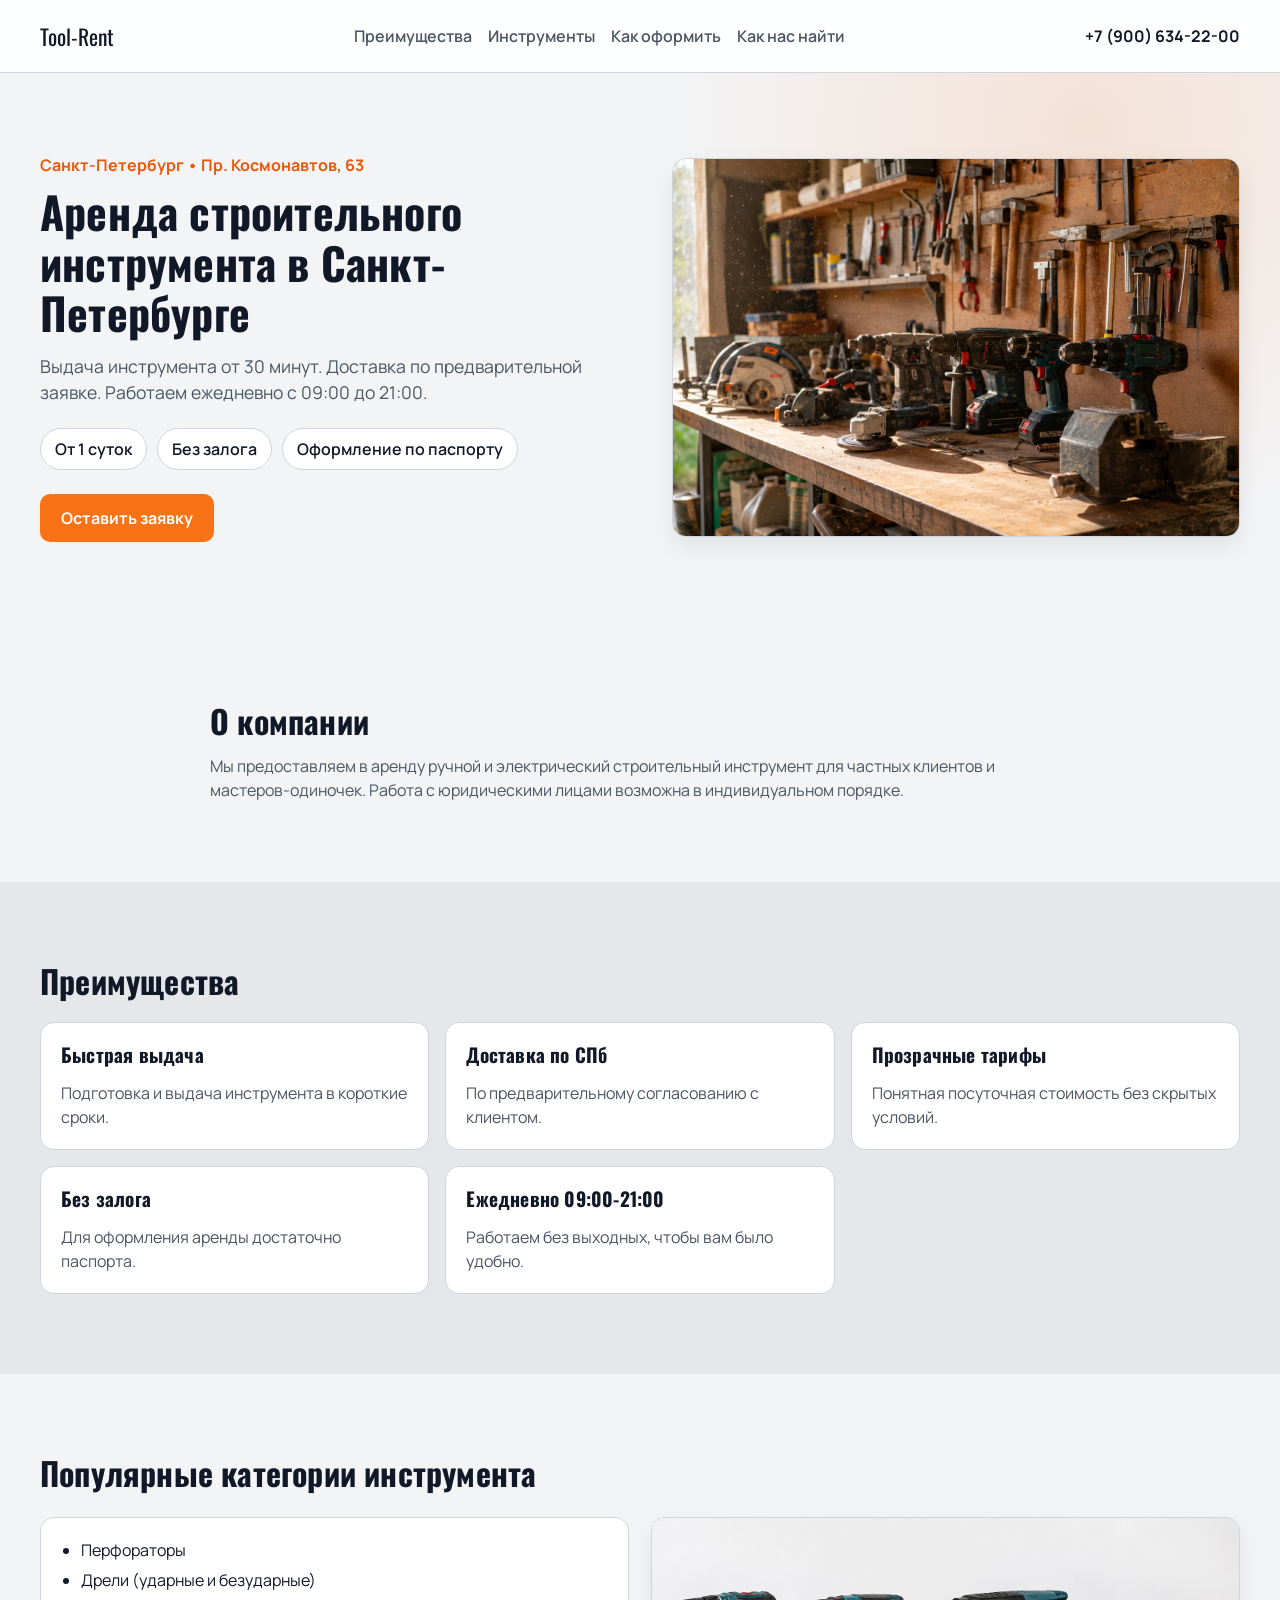
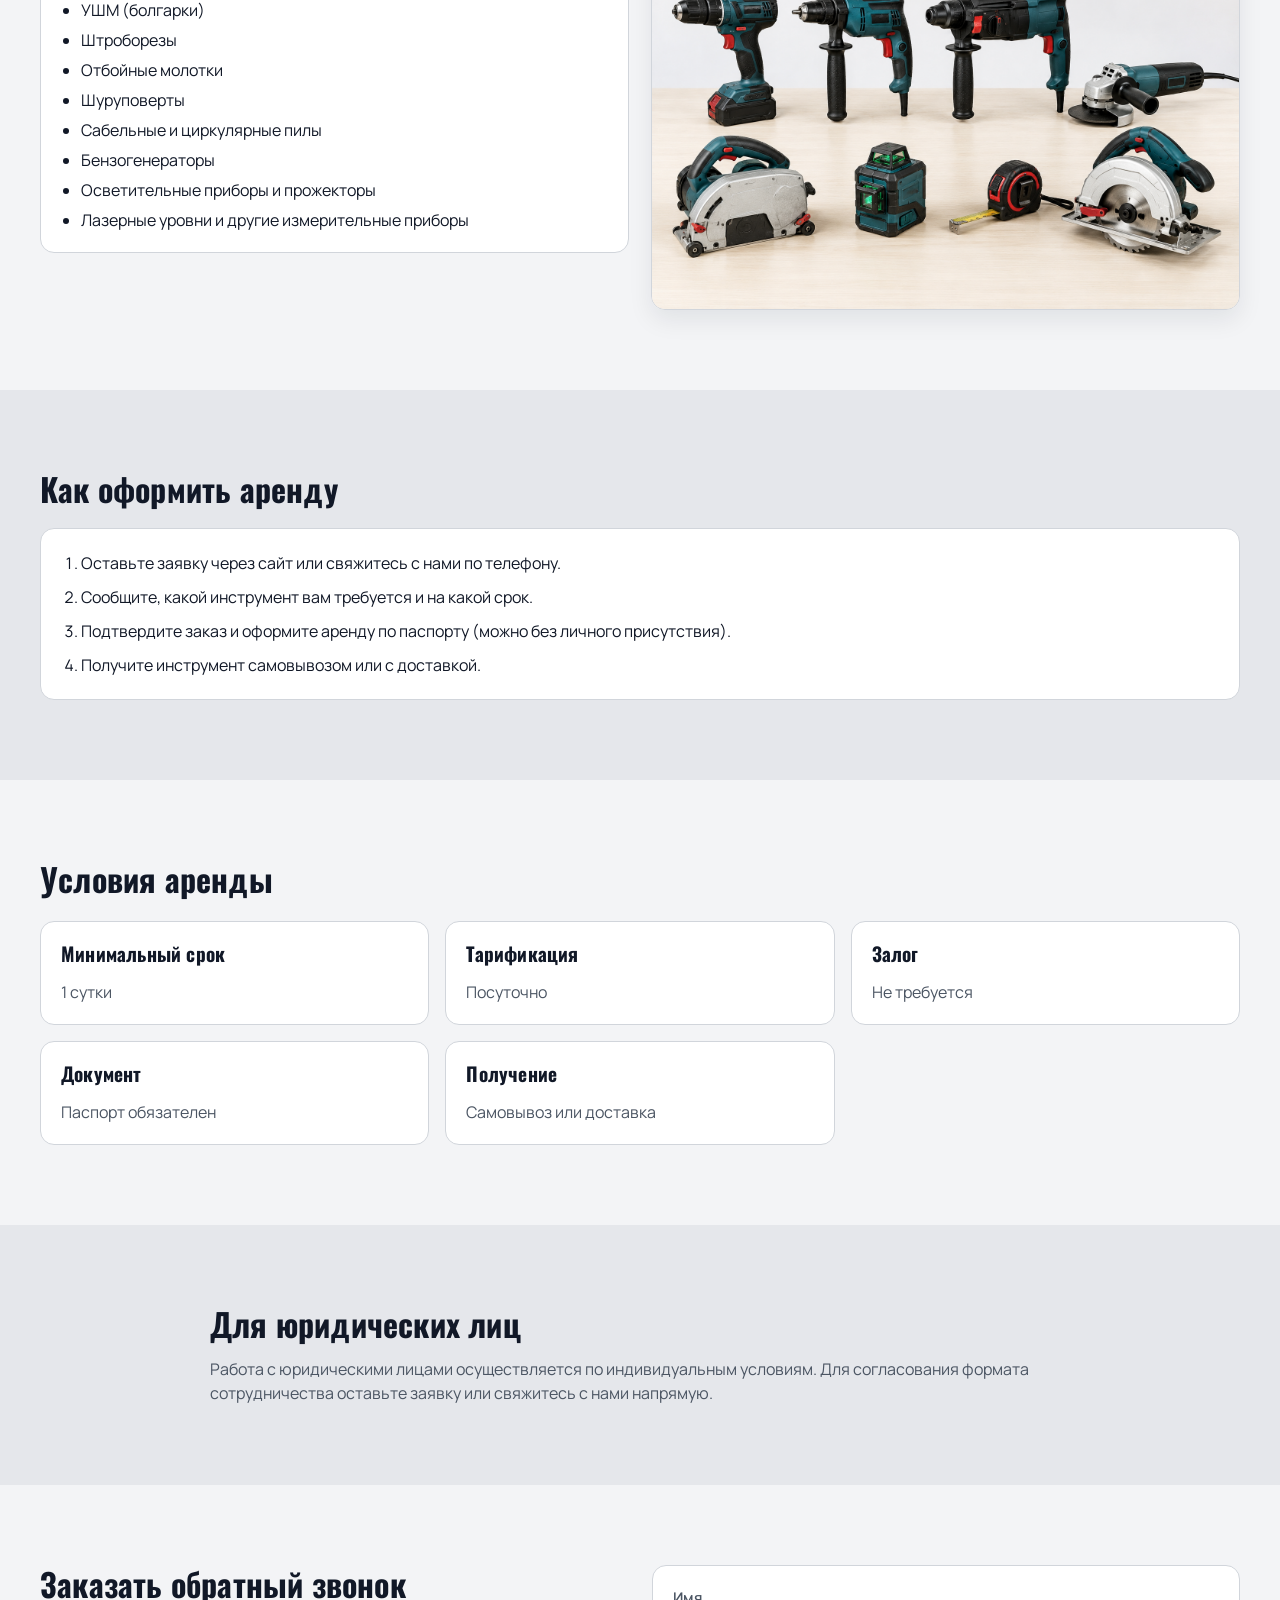
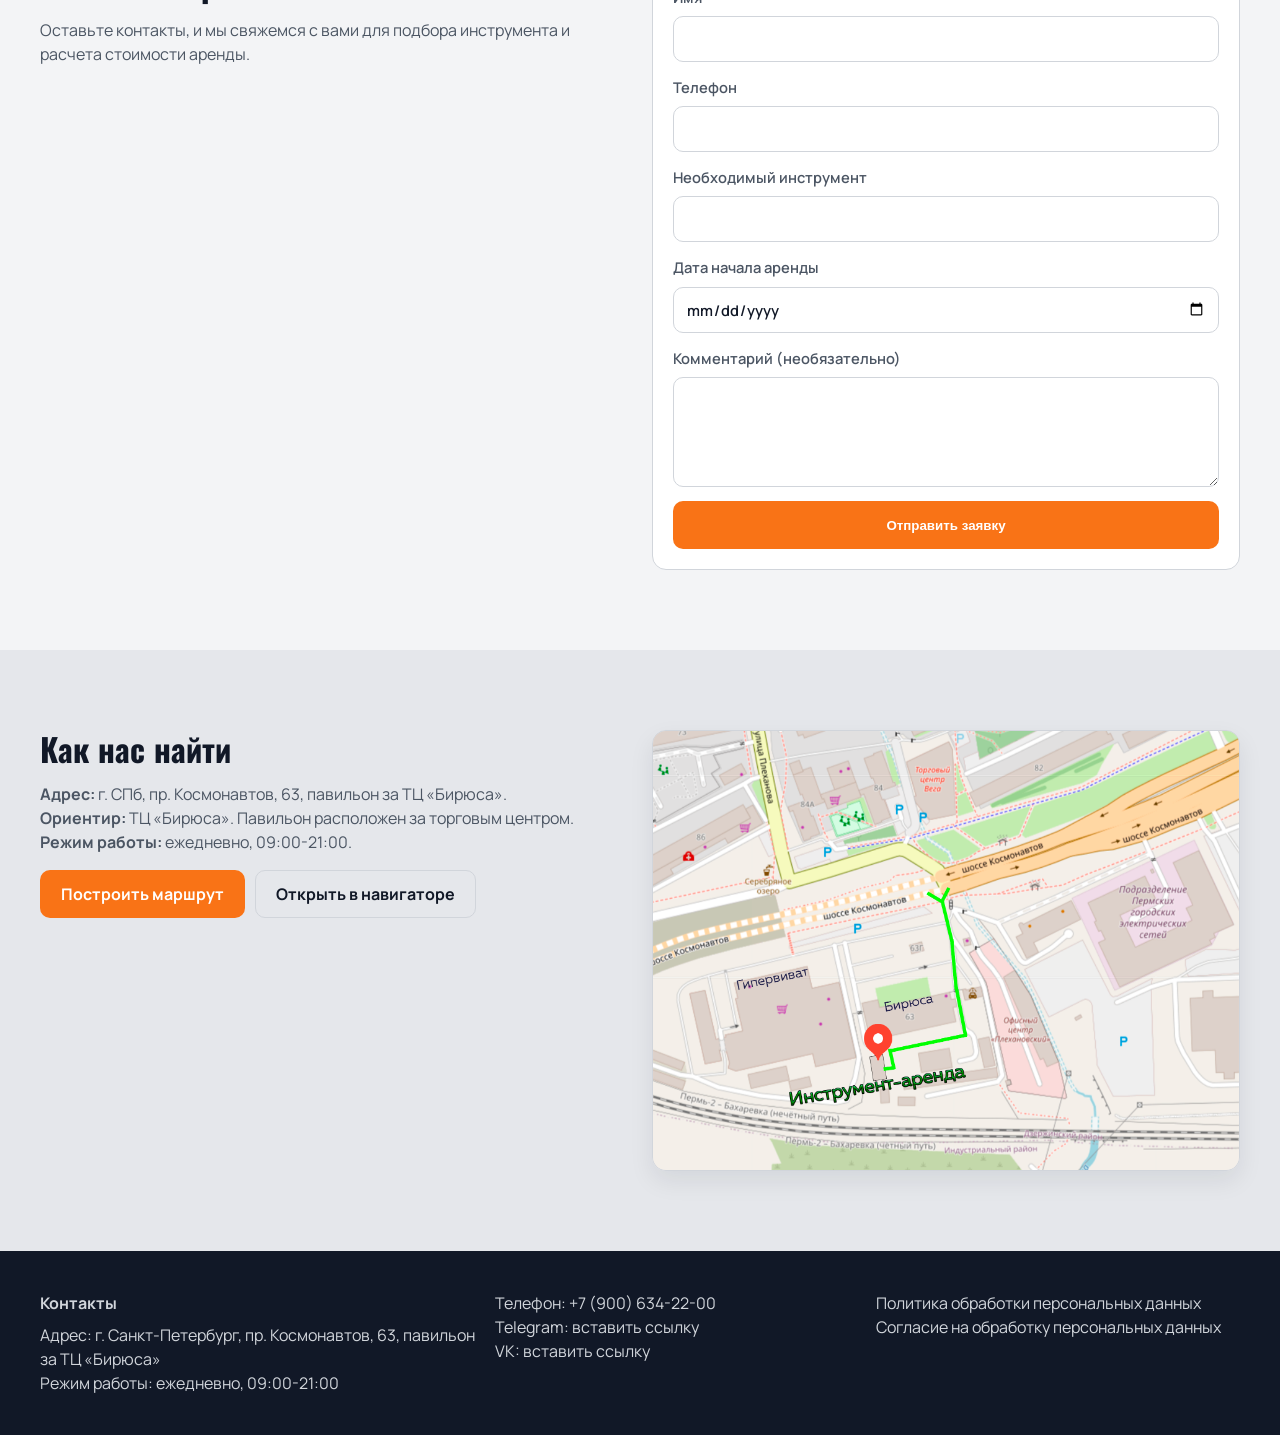
<file: index.html>
﻿<!doctype html>
<html lang="ru">
<head>
  <meta charset="UTF-8" />
  <meta name="viewport" content="width=device-width, initial-scale=1.0" />
  <title>Аренда строительного инструмента в Санкт-Петербурге</title>
  <meta name="description" content="Аренда строительного инструмента в Санкт-Петербурге. Выдача от 30 минут, доставка по предварительной заявке, без залога, оформление по паспорту." />
  <meta property="og:title" content="Аренда строительного инструмента в Петербурге" />
  <meta property="og:description" content="Выдача от 30 минут. Доставка по предварительной заявке. Без залога. От 1 суток." />
  <meta property="og:type" content="website" />
  <meta property="og:image" content="hero-img.png" />
  <meta name="theme-color" content="#f97316" />

  <link rel="preconnect" href="https://fonts.googleapis.com" />
  <link rel="preconnect" href="https://fonts.gstatic.com" crossorigin />
  <link href="https://fonts.googleapis.com/css2?family=Manrope:wght@400;500;600;700&family=Oswald:wght@600;700&display=swap" rel="stylesheet" />
  <link rel="stylesheet" href="style.css" />
</head>
<body>
  <header class="site-header">
    <div class="container header-inner">
      <a class="logo" href="#top">Tool-Rent</a>
      <nav class="main-nav" aria-label="Навигация">
        <a href="#advantages">Преимущества</a>
        <a href="#catalog">Инструменты</a>
        <a href="#how">Как оформить</a>
        <a href="#location">Как нас найти</a>
      </nav>
      <a class="header-phone" href="tel:+70000000000">+7 (900) 634-22-00</a>
    </div>
  </header>

  <main id="top">
    <section class="hero section">
      <div class="container hero-grid">
        <div class="hero-content">
          <p class="eyebrow">Санкт-Петербург • Пр. Космонавтов, 63</p>
          <h1>Аренда строительного инструмента в Санкт-Петербурге</h1>
          <p class="lead">Выдача инструмента от 30 минут. Доставка по предварительной заявке. Работаем ежедневно с 09:00 до 21:00.</p>

          <ul class="hero-points" aria-label="Условия аренды">
            <li>От 1 суток</li>
            <li>Без залога</li>
            <li>Оформление по паспорту</li>
          </ul>

          <a class="btn btn-primary" href="#request">Оставить заявку</a>
        </div>

        <figure class="hero-image-wrap">
          <img src="hero-img.png" alt="Электроинструменты для аренды" class="hero-image" />
        </figure>
      </div>
    </section>

    <section id="about" class="section">
      <div class="container narrow">
        <h2>О компании</h2>
        <p>Мы предоставляем в аренду ручной и электрический строительный инструмент для частных клиентов и мастеров-одиночек. Работа с юридическими лицами возможна в индивидуальном порядке.</p>
      </div>
    </section>

    <section id="advantages" class="section section-alt">
      <div class="container">
        <h2>Преимущества</h2>
        <div class="cards-grid">
          <article class="card"><h3>Быстрая выдача</h3><p>Подготовка и выдача инструмента в короткие сроки.</p></article>
          <article class="card"><h3>Доставка по СПб</h3><p>По предварительному согласованию с клиентом.</p></article>
          <article class="card"><h3>Прозрачные тарифы</h3><p>Понятная посуточная стоимость без скрытых условий.</p></article>
          <article class="card"><h3>Без залога</h3><p>Для оформления аренды достаточно паспорта.</p></article>
          <article class="card"><h3>Ежедневно 09:00-21:00</h3><p>Работаем без выходных, чтобы вам было удобно.</p></article>
        </div>
      </div>
    </section>

    <section id="catalog" class="section">
      <div class="container">
        <h2>Популярные категории инструмента</h2>
        <div class="catalog-layout">
          <ul class="catalog-list">
            <li>Перфораторы</li>
            <li>Дрели (ударные и безударные)</li>
            <li>УШМ (болгарки)</li>
            <li>Штроборезы</li>
            <li>Отбойные молотки</li>
            <li>Шуруповерты</li>
            <li>Сабельные и циркулярные пилы</li>
            <li>Бензогенераторы</li>
            <li>Осветительные приборы и прожекторы</li>
            <li>Лазерные уровни и другие измерительные приборы</li>
          </ul>
          <img src="tools-types.png" alt="Разные типы строительного инструмента" class="catalog-image" />
        </div>
      </div>
    </section>

    <section id="how" class="section section-alt">
      <div class="container">
        <h2>Как оформить аренду</h2>
        <ol class="steps">
          <li>Оставьте заявку через сайт или свяжитесь с нами по телефону.</li>
          <li>Сообщите, какой инструмент вам требуется и на какой срок.</li>
          <li>Подтвердите заказ и оформите аренду по паспорту (можно без личного присутствия).</li>
          <li>Получите инструмент самовывозом или с доставкой.</li>
        </ol>
      </div>
    </section>

    <section id="terms" class="section">
      <div class="container">
        <h2>Условия аренды</h2>
        <div class="terms-grid">
          <article class="term"><h3>Минимальный срок</h3><p>1 сутки</p></article>
          <article class="term"><h3>Тарификация</h3><p>Посуточно</p></article>
          <article class="term"><h3>Залог</h3><p>Не требуется</p></article>
          <article class="term"><h3>Документ</h3><p>Паспорт обязателен</p></article>
          <article class="term"><h3>Получение</h3><p>Самовывоз или доставка</p></article>
        </div>
      </div>
    </section>

    <section id="legal-entities" class="section section-alt">
      <div class="container narrow">
        <h2>Для юридических лиц</h2>
        <p>Работа с юридическими лицами осуществляется по индивидуальным условиям. Для согласования формата сотрудничества оставьте заявку или свяжитесь с нами напрямую.</p>
      </div>
    </section>

    <section id="request" class="section">
      <div class="container request-grid">
        <div>
          <h2>Заказать обратный звонок</h2>
          <p>Оставьте контакты, и мы свяжемся с вами для подбора инструмента и расчета стоимости аренды.</p>
        </div>

        <form class="request-form" action="#" method="post">
          <label>
            Имя
            <input type="text" name="name" autocomplete="name" required />
          </label>
          <label>
            Телефон
            <input type="tel" name="phone" autocomplete="tel" required />
          </label>
          <label>
            Необходимый инструмент
            <input type="text" name="tool" required />
          </label>
          <label>
            Дата начала аренды
            <input type="date" name="start_date" required />
          </label>
          <label>
            Комментарий (необязательно)
            <textarea name="comment" rows="4"></textarea>
          </label>
          <button type="submit" class="btn btn-primary">Отправить заявку</button>
        </form>
      </div>
    </section>

    <section id="location" class="section section-alt">
      <div class="container location-grid">
        <div>
          <h2>Как нас найти</h2>
          <p><strong>Адрес:</strong> г. СПб, пр. Космонавтов, 63, павильон за ТЦ «Бирюса».</p>
          <p><strong>Ориентир:</strong> ТЦ «Бирюса». Павильон расположен за торговым центром.</p>
          <p><strong>Режим работы:</strong> ежедневно, 09:00-21:00.</p>
          <div class="location-actions">
            <a class="btn btn-primary" href="https://2gis.ru/perm/search/%D0%A8.%D0%BA%D0%BE%D1%81%D0%BC%D0%BE%D0%BD%D0%B0%D0%B2%D1%82%D0%BE%D0%B2%2063" target="_blank" rel="noopener noreferrer">Построить маршрут</a>
            <a class="btn btn-ghost" href="https://2gis.ru/perm/geo/2252435468871541" target="_blank" rel="noopener noreferrer">Открыть в навигаторе</a>
          </div>
        </div>
        <img src="map.png" alt="Карта проезда к павильону за ТЦ Бирюса" class="map-image" />
      </div>
    </section>
  </main>

  <footer class="site-footer">
    <div class="container footer-grid">
      <div>
        <p class="footer-title">Контакты</p>
        <p>Адрес: г. Санкт-Петербург, пр. Космонавтов, 63, павильон за ТЦ «Бирюса»</p>
        <p>Режим работы: ежедневно, 09:00-21:00</p>
      </div>
      <div>
        <p><a href="tel:+70000000000">Телефон: +7 (900) 634-22-00</a></p>
        <p><a href="#" target="_blank" rel="noopener noreferrer">Telegram: вставить ссылку</a></p>
        <p><a href="#" target="_blank" rel="noopener noreferrer">VK: вставить ссылку</a></p>
      </div>
      <div>
        <p><a href="#">Политика обработки персональных данных</a></p>
        <p><a href="#">Согласие на обработку персональных данных</a></p>
      </div>
    </div>
  </footer>
</body>
</html>
</file>
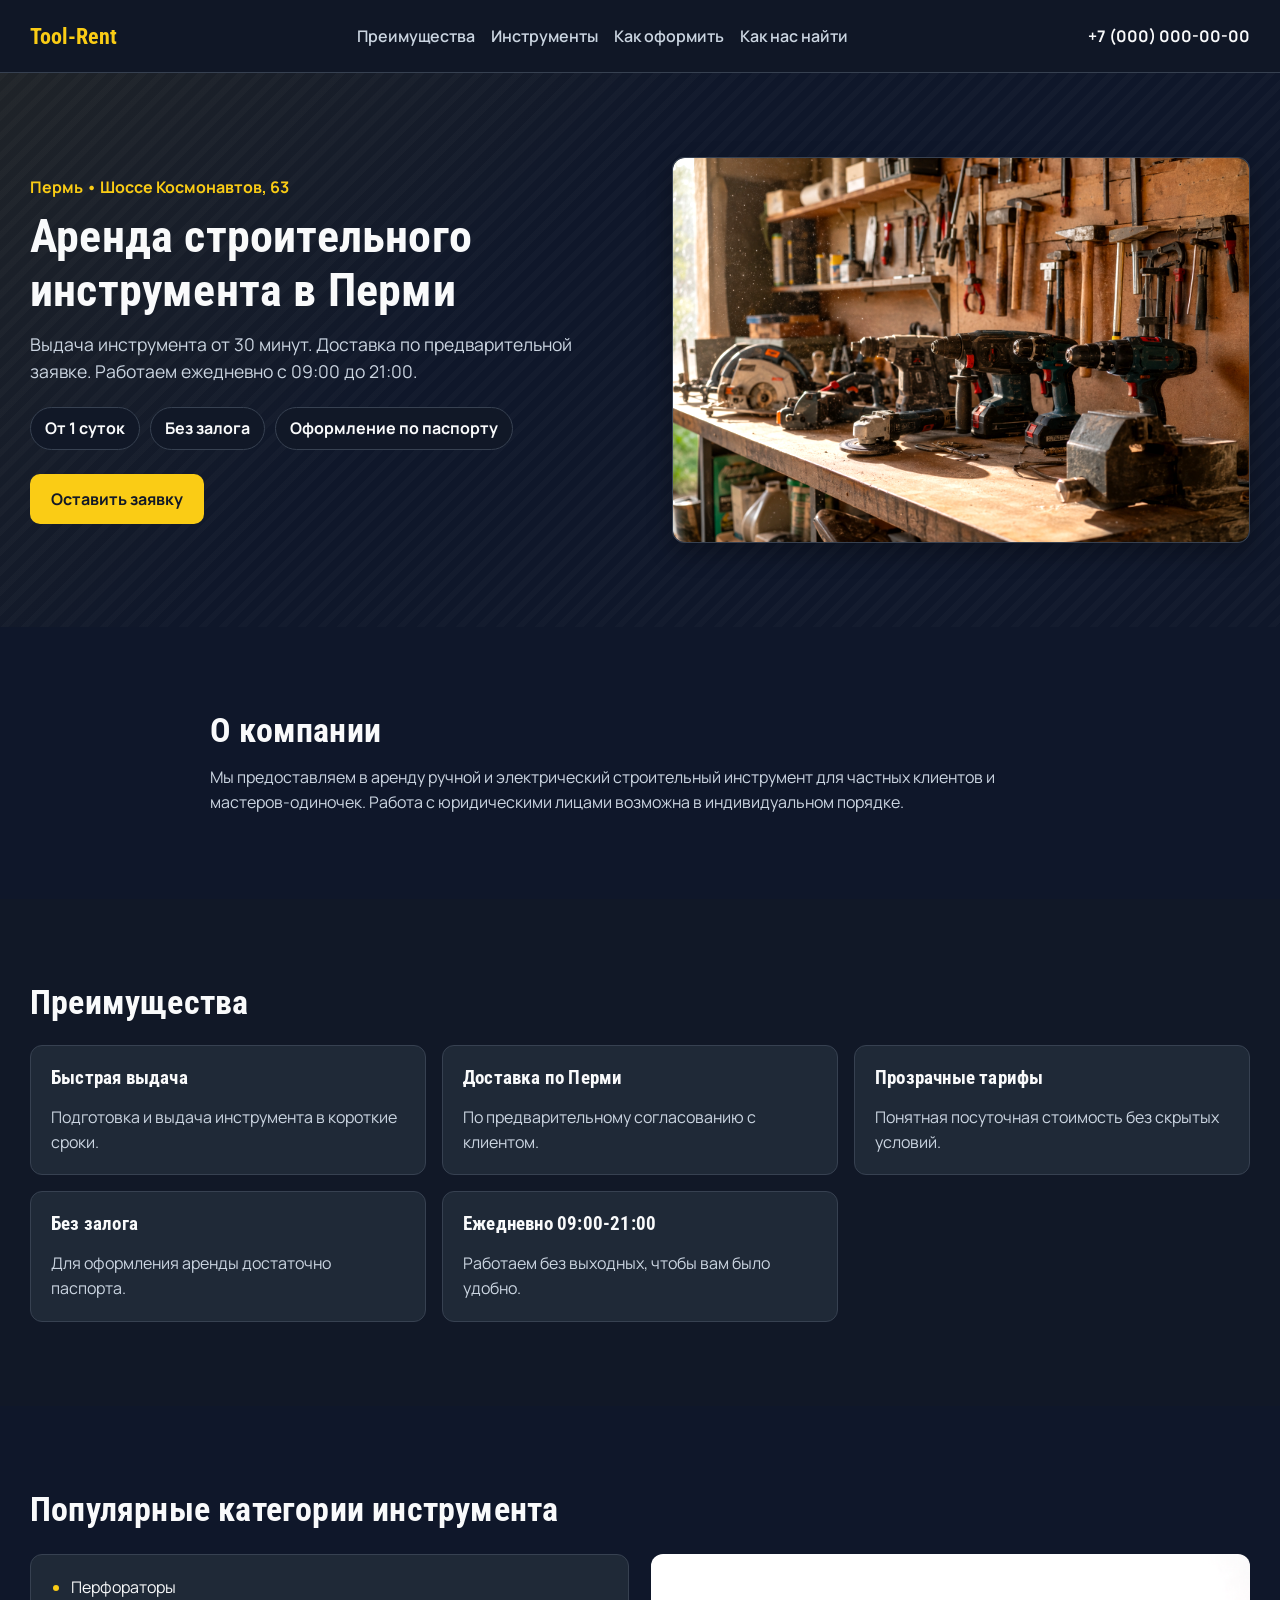
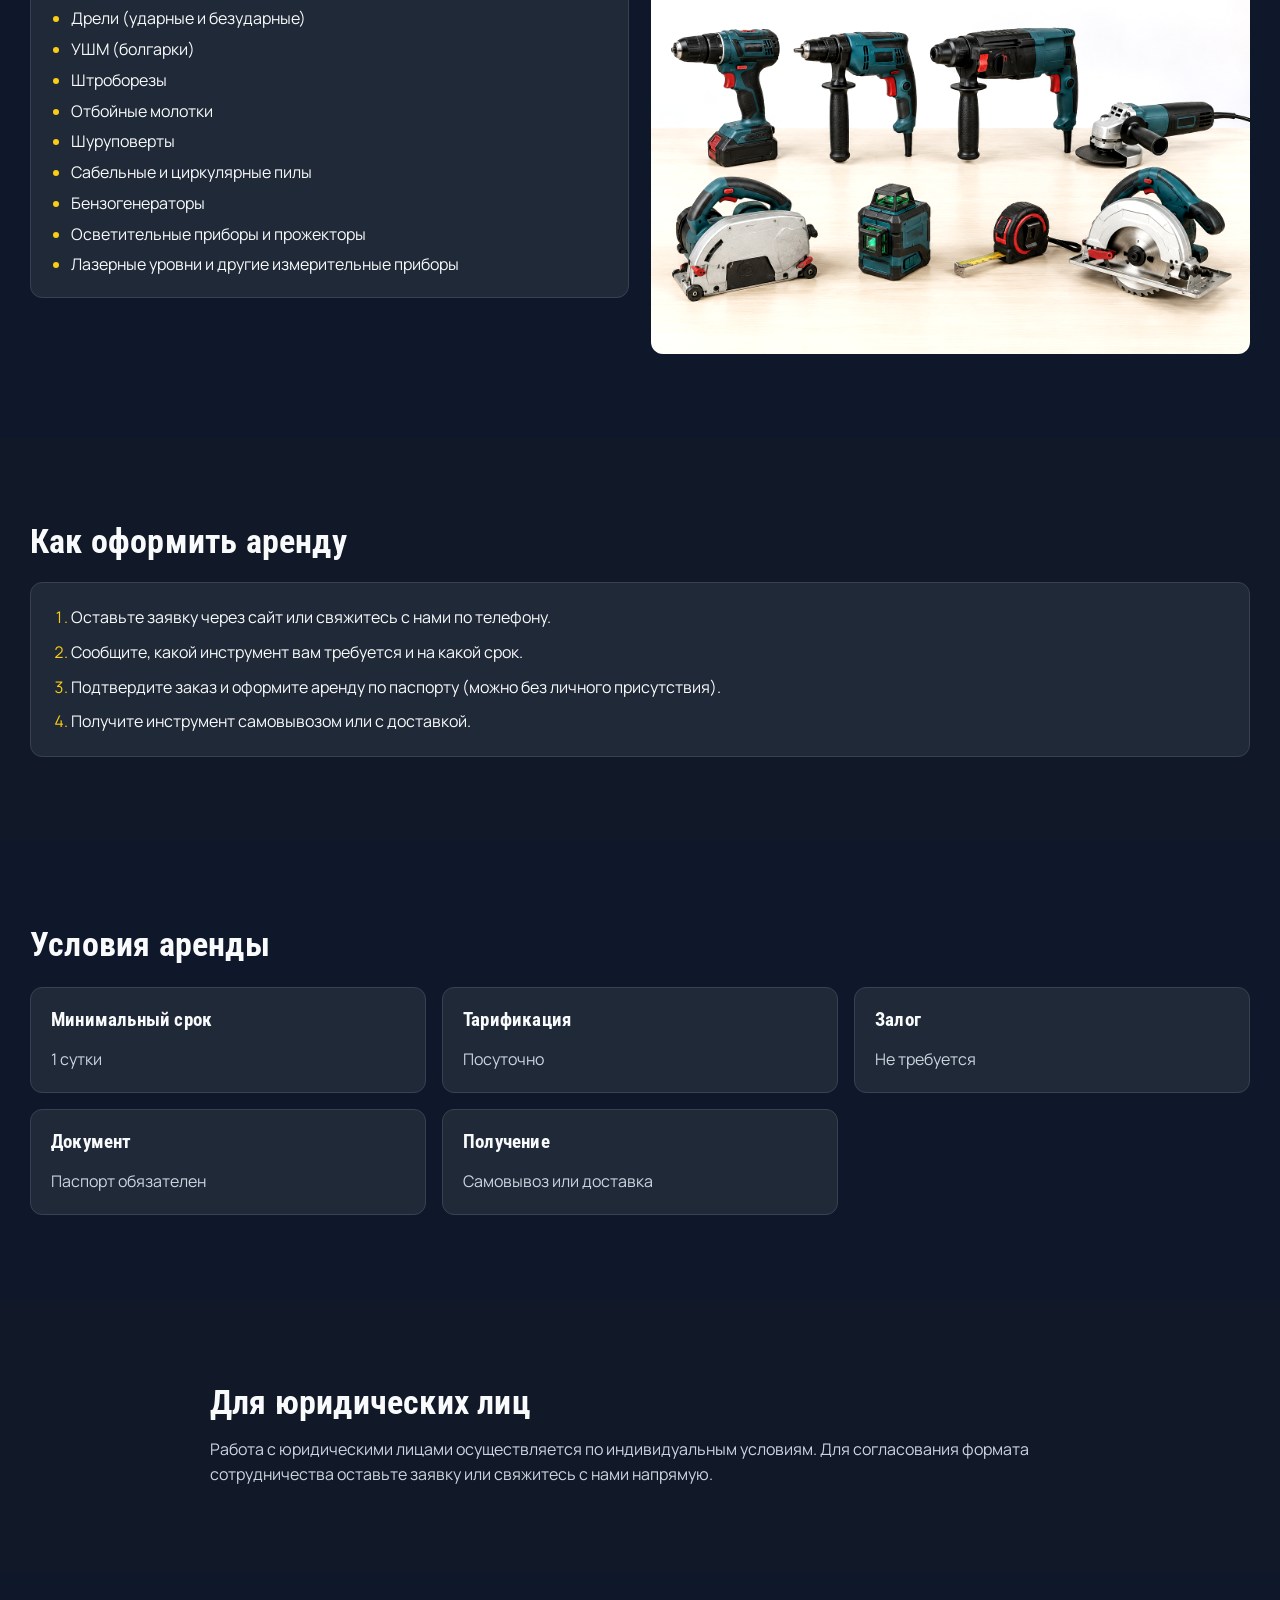
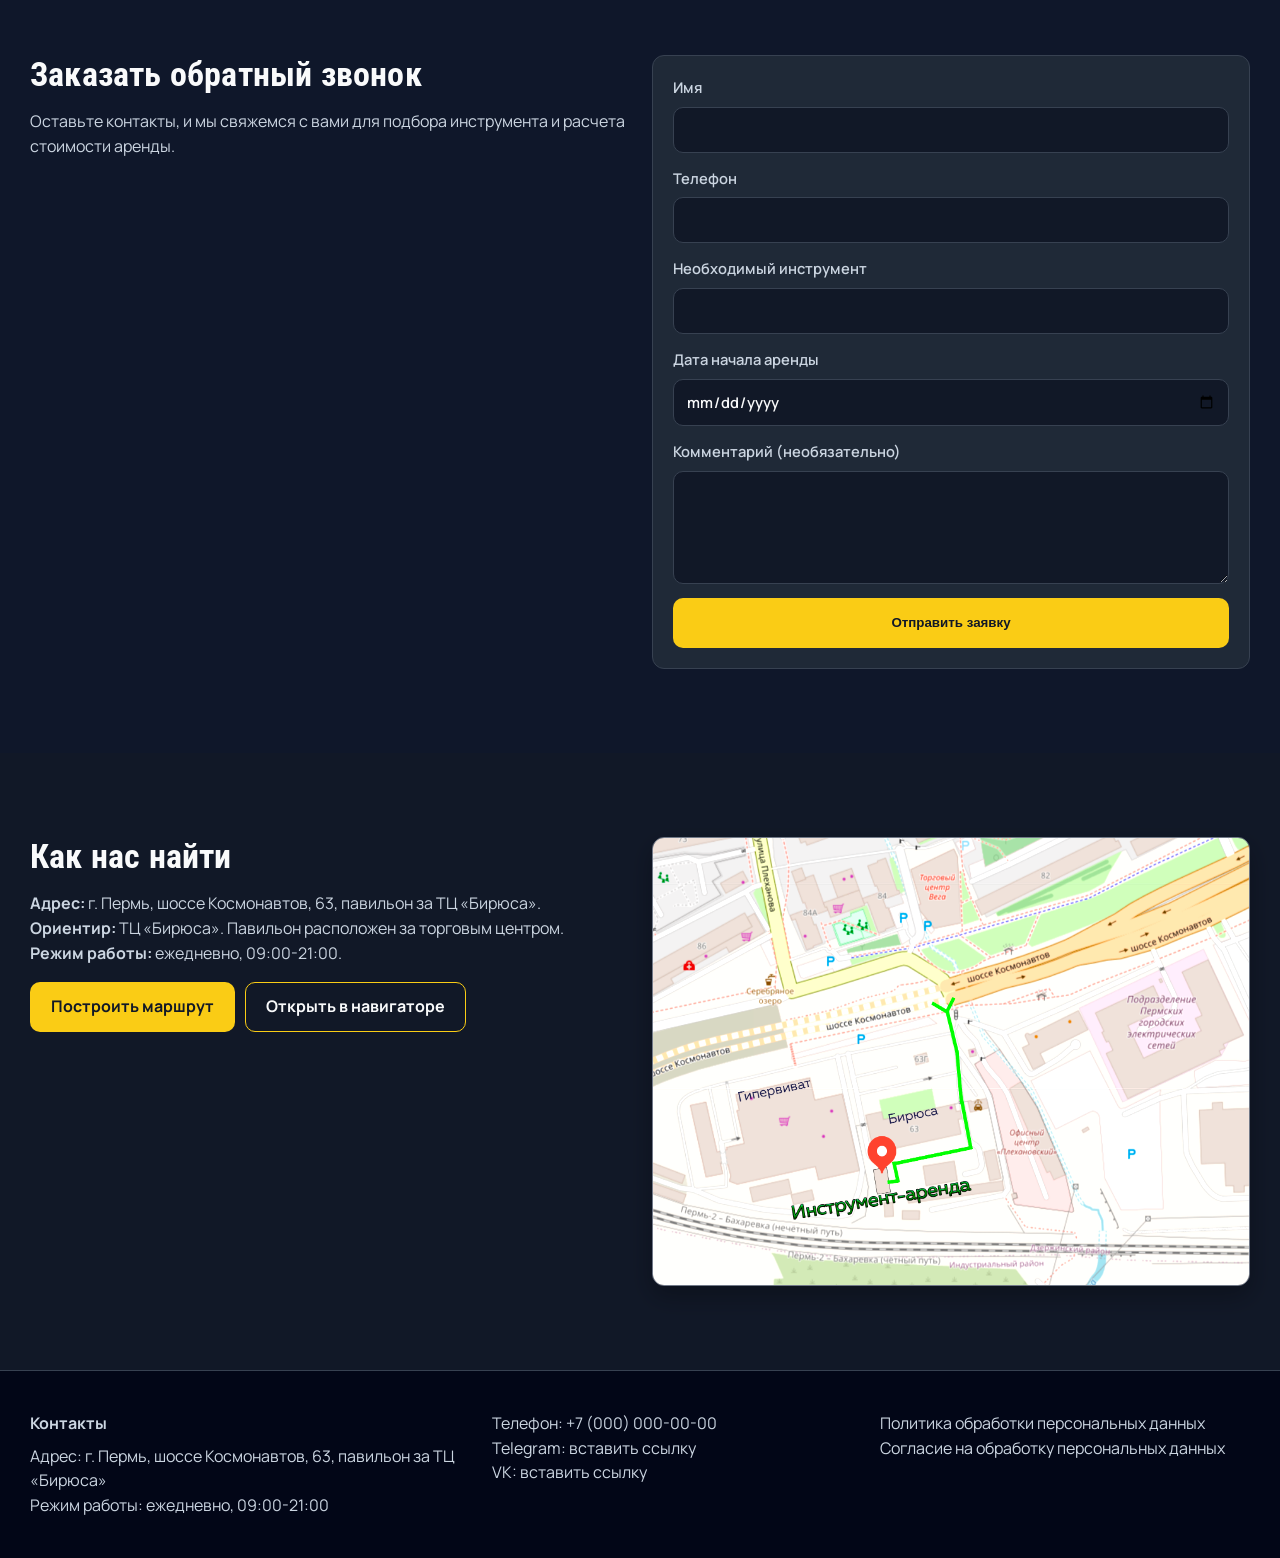
<file: index2.html>
﻿<!doctype html>
<html lang="ru">
<head>
  <meta charset="UTF-8" />
  <meta name="viewport" content="width=device-width, initial-scale=1.0" />
  <title>Аренда строительного инструмента в Перми</title>
  <meta name="description" content="Аренда строительного инструмента в Перми. Выдача от 30 минут, доставка по предварительной заявке, без залога, оформление по паспорту." />
  <meta property="og:title" content="Аренда строительного инструмента в Перми" />
  <meta property="og:description" content="Выдача от 30 минут. Доставка по предварительной заявке. Без залога. От 1 суток." />
  <meta property="og:type" content="website" />
  <meta property="og:image" content="hero-img.png" />
  <meta name="theme-color" content="#facc15" />

  <link rel="preconnect" href="https://fonts.googleapis.com" />
  <link rel="preconnect" href="https://fonts.gstatic.com" crossorigin />
  <link href="https://fonts.googleapis.com/css2?family=Manrope:wght@400;500;600;700&family=Roboto+Condensed:wght@500;700&display=swap" rel="stylesheet" />
  <link rel="stylesheet" href="style-contrast.css" />
</head>
<body>
  <header class="site-header">
    <div class="container header-inner">
      <a class="logo" href="#top">Tool-Rent</a>
      <nav class="main-nav" aria-label="Навигация">
        <a href="#advantages">Преимущества</a>
        <a href="#catalog">Инструменты</a>
        <a href="#how">Как оформить</a>
        <a href="#location">Как нас найти</a>
      </nav>
      <a class="header-phone" href="tel:+70000000000">+7 (000) 000-00-00</a>
    </div>
  </header>

  <main id="top">
    <section class="hero section">
      <div class="container hero-grid">
        <div class="hero-content">
          <p class="eyebrow">Пермь • Шоссе Космонавтов, 63</p>
          <h1>Аренда строительного инструмента в Перми</h1>
          <p class="lead">Выдача инструмента от 30 минут. Доставка по предварительной заявке. Работаем ежедневно с 09:00 до 21:00.</p>
          <ul class="hero-points" aria-label="Условия аренды">
            <li>От 1 суток</li>
            <li>Без залога</li>
            <li>Оформление по паспорту</li>
          </ul>
          <a class="btn btn-primary" href="#request">Оставить заявку</a>
        </div>
        <figure class="hero-image-wrap">
          <img src="hero-img.png" alt="Электроинструменты для аренды" class="hero-image" />
        </figure>
      </div>
    </section>

    <section id="about" class="section">
      <div class="container narrow">
        <h2>О компании</h2>
        <p>Мы предоставляем в аренду ручной и электрический строительный инструмент для частных клиентов и мастеров-одиночек. Работа с юридическими лицами возможна в индивидуальном порядке.</p>
      </div>
    </section>

    <section id="advantages" class="section section-alt">
      <div class="container">
        <h2>Преимущества</h2>
        <div class="cards-grid">
          <article class="card"><h3>Быстрая выдача</h3><p>Подготовка и выдача инструмента в короткие сроки.</p></article>
          <article class="card"><h3>Доставка по Перми</h3><p>По предварительному согласованию с клиентом.</p></article>
          <article class="card"><h3>Прозрачные тарифы</h3><p>Понятная посуточная стоимость без скрытых условий.</p></article>
          <article class="card"><h3>Без залога</h3><p>Для оформления аренды достаточно паспорта.</p></article>
          <article class="card"><h3>Ежедневно 09:00-21:00</h3><p>Работаем без выходных, чтобы вам было удобно.</p></article>
        </div>
      </div>
    </section>

    <section id="catalog" class="section">
      <div class="container">
        <h2>Популярные категории инструмента</h2>
        <div class="catalog-layout">
          <ul class="catalog-list">
            <li>Перфораторы</li>
            <li>Дрели (ударные и безударные)</li>
            <li>УШМ (болгарки)</li>
            <li>Штроборезы</li>
            <li>Отбойные молотки</li>
            <li>Шуруповерты</li>
            <li>Сабельные и циркулярные пилы</li>
            <li>Бензогенераторы</li>
            <li>Осветительные приборы и прожекторы</li>
            <li>Лазерные уровни и другие измерительные приборы</li>
          </ul>
          <img src="tools-types.png" alt="Разные типы строительного инструмента" class="catalog-image" />
        </div>
      </div>
    </section>

    <section id="how" class="section section-alt">
      <div class="container">
        <h2>Как оформить аренду</h2>
        <ol class="steps">
          <li>Оставьте заявку через сайт или свяжитесь с нами по телефону.</li>
          <li>Сообщите, какой инструмент вам требуется и на какой срок.</li>
          <li>Подтвердите заказ и оформите аренду по паспорту (можно без личного присутствия).</li>
          <li>Получите инструмент самовывозом или с доставкой.</li>
        </ol>
      </div>
    </section>

    <section id="terms" class="section">
      <div class="container">
        <h2>Условия аренды</h2>
        <div class="terms-grid">
          <article class="term"><h3>Минимальный срок</h3><p>1 сутки</p></article>
          <article class="term"><h3>Тарификация</h3><p>Посуточно</p></article>
          <article class="term"><h3>Залог</h3><p>Не требуется</p></article>
          <article class="term"><h3>Документ</h3><p>Паспорт обязателен</p></article>
          <article class="term"><h3>Получение</h3><p>Самовывоз или доставка</p></article>
        </div>
      </div>
    </section>

    <section id="legal-entities" class="section section-alt">
      <div class="container narrow">
        <h2>Для юридических лиц</h2>
        <p>Работа с юридическими лицами осуществляется по индивидуальным условиям. Для согласования формата сотрудничества оставьте заявку или свяжитесь с нами напрямую.</p>
      </div>
    </section>

    <section id="request" class="section">
      <div class="container request-grid">
        <div>
          <h2>Заказать обратный звонок</h2>
          <p>Оставьте контакты, и мы свяжемся с вами для подбора инструмента и расчета стоимости аренды.</p>
        </div>

        <form class="request-form" action="#" method="post">
          <label>
            Имя
            <input type="text" name="name" autocomplete="name" required />
          </label>
          <label>
            Телефон
            <input type="tel" name="phone" autocomplete="tel" required />
          </label>
          <label>
            Необходимый инструмент
            <input type="text" name="tool" required />
          </label>
          <label>
            Дата начала аренды
            <input type="date" name="start_date" required />
          </label>
          <label>
            Комментарий (необязательно)
            <textarea name="comment" rows="4"></textarea>
          </label>
          <button type="submit" class="btn btn-primary">Отправить заявку</button>
        </form>
      </div>
    </section>

    <section id="location" class="section section-alt">
      <div class="container location-grid">
        <div>
          <h2>Как нас найти</h2>
          <p><strong>Адрес:</strong> г. Пермь, шоссе Космонавтов, 63, павильон за ТЦ «Бирюса».</p>
          <p><strong>Ориентир:</strong> ТЦ «Бирюса». Павильон расположен за торговым центром.</p>
          <p><strong>Режим работы:</strong> ежедневно, 09:00-21:00.</p>
          <div class="location-actions">
            <a class="btn btn-primary" href="https://2gis.ru/perm/search/%D0%A8.%D0%BA%D0%BE%D1%81%D0%BC%D0%BE%D0%BD%D0%B0%D0%B2%D1%82%D0%BE%D0%B2%2063" target="_blank" rel="noopener noreferrer">Построить маршрут</a>
            <a class="btn btn-ghost" href="https://2gis.ru/perm/geo/2252435468871541" target="_blank" rel="noopener noreferrer">Открыть в навигаторе</a>
          </div>
        </div>
        <img src="map.png" alt="Карта проезда к павильону за ТЦ Бирюса" class="map-image" />
      </div>
    </section>
  </main>

  <footer class="site-footer">
    <div class="container footer-grid">
      <div>
        <p class="footer-title">Контакты</p>
        <p>Адрес: г. Пермь, шоссе Космонавтов, 63, павильон за ТЦ «Бирюса»</p>
        <p>Режим работы: ежедневно, 09:00-21:00</p>
      </div>
      <div>
        <p><a href="tel:+70000000000">Телефон: +7 (000) 000-00-00</a></p>
        <p><a href="#" target="_blank" rel="noopener noreferrer">Telegram: вставить ссылку</a></p>
        <p><a href="#" target="_blank" rel="noopener noreferrer">VK: вставить ссылку</a></p>
      </div>
      <div>
        <p><a href="#">Политика обработки персональных данных</a></p>
        <p><a href="#">Согласие на обработку персональных данных</a></p>
      </div>
    </div>
  </footer>
</body>
</html>
</file>
<file: style.css>
﻿:root {
  --bg: #f3f4f6;
  --surface: #ffffff;
  --surface-alt: #e5e7eb;

  --text: #111827;
  --text-muted: #4b5563;

  --brand: #f97316;
  --brand-hover: #ea580c;
  --brand-contrast: #ffffff;

  --line: #d1d5db;
  --shadow: 0 10px 24px rgba(17, 24, 39, 0.08);

  --radius: 14px;
  --container: 1200px;
}

* {
  box-sizing: border-box;
}

html {
  scroll-behavior: smooth;
}

body {
  margin: 0;
  font-family: "Manrope", sans-serif;
  color: var(--text);
  background: var(--bg);
  line-height: 1.5;
}

img {
  max-width: 100%;
  display: block;
}

a {
  color: inherit;
}

.container {
  width: min(var(--container), calc(100% - 40px));
  margin-inline: auto;
}

.narrow {
  max-width: 860px;
}

.section {
  padding: 80px 0;
}

.section-alt {
  background: var(--surface-alt);
}

h1,
h2,
h3 {
  margin: 0 0 14px;
  font-family: "Oswald", sans-serif;
  letter-spacing: 0.2px;
}

h1 {
  font-size: clamp(2rem, 4vw, 2.75rem);
  line-height: 1.15;
}

h2 {
  font-size: clamp(1.65rem, 3vw, 2rem);
  line-height: 1.2;
}

h3 {
  font-size: 1.2rem;
  line-height: 1.25;
}

p {
  margin: 0;
  color: var(--text-muted);
}

ul,
ol {
  margin: 0;
  padding-left: 20px;
}

.site-header {
  position: sticky;
  top: 0;
  z-index: 20;
  background: rgba(255, 255, 255, 0.92);
  backdrop-filter: blur(8px);
  border-bottom: 1px solid var(--line);
}

.header-inner {
  min-height: 72px;
  display: flex;
  align-items: center;
  justify-content: space-between;
  gap: 18px;
}

.logo {
  font-family: "Oswald", sans-serif;
  font-size: 1.35rem;
  text-decoration: none;
}

.main-nav {
  display: flex;
  gap: 16px;
  flex-wrap: wrap;
}

.main-nav a {
  text-decoration: none;
  color: var(--text-muted);
  font-weight: 600;
}

.main-nav a:hover,
.main-nav a:focus-visible {
  color: var(--text);
}

.header-phone {
  font-weight: 700;
  text-decoration: none;
}

.hero {
  background:
    radial-gradient(circle at 85% 10%, rgba(249, 115, 22, 0.14), transparent 35%),
    var(--bg);
}

.hero-grid {
  display: grid;
  grid-template-columns: 1.05fr 1fr;
  align-items: center;
  gap: 36px;
}

.eyebrow {
  margin-bottom: 10px;
  font-weight: 700;
  color: var(--brand-hover);
}

.lead {
  font-size: 1.1rem;
  margin-bottom: 22px;
  max-width: 62ch;
}

.hero-points {
  list-style: none;
  display: flex;
  flex-wrap: wrap;
  gap: 10px;
  padding: 0;
  margin: 0 0 24px;
}

.hero-points li {
  background: var(--surface);
  border: 1px solid var(--line);
  border-radius: 999px;
  padding: 8px 14px;
  font-weight: 600;
}

.hero-image-wrap {
  margin: 0;
  background: var(--surface);
  border: 1px solid var(--line);
  border-radius: var(--radius);
  overflow: hidden;
  box-shadow: var(--shadow);
}

.hero-image {
  width: 100%;
  height: 100%;
  object-fit: cover;
}

.btn {
  display: inline-flex;
  align-items: center;
  justify-content: center;
  min-height: 48px;
  border-radius: 10px;
  padding: 0 20px;
  border: 1px solid transparent;
  font-weight: 700;
  text-decoration: none;
  transition: 0.2s ease;
}

.btn-primary {
  background: var(--brand);
  color: var(--brand-contrast);
}

.btn-primary:hover,
.btn-primary:focus-visible {
  background: var(--brand-hover);
}

.btn-ghost {
  background: transparent;
  border-color: var(--line);
  color: var(--text);
}

.btn-ghost:hover,
.btn-ghost:focus-visible {
  background: var(--surface);
}

.cards-grid,
.terms-grid {
  margin-top: 22px;
  display: grid;
  grid-template-columns: repeat(3, minmax(0, 1fr));
  gap: 16px;
}

.card,
.term {
  background: var(--surface);
  border: 1px solid var(--line);
  border-radius: var(--radius);
  padding: 20px;
  transition: 0.2s ease;
}

.card:hover,
.term:hover {
  transform: translateY(-2px);
  box-shadow: var(--shadow);
}

.card p,
.term p {
  margin-top: 8px;
}

.catalog-layout {
  margin-top: 24px;
  display: grid;
  grid-template-columns: 1fr 1fr;
  gap: 22px;
  align-items: start;
}

.catalog-list {
  background: var(--surface);
  border: 1px solid var(--line);
  border-radius: var(--radius);
  padding: 20px 20px 20px 40px;
}

.catalog-list li + li {
  margin-top: 6px;
}

.catalog-image,
.map-image {
  width: 100%;
  border-radius: var(--radius);
  border: 1px solid var(--line);
  box-shadow: var(--shadow);
}

.steps {
  margin-top: 20px;
  background: var(--surface);
  border: 1px solid var(--line);
  border-radius: var(--radius);
  padding: 22px 22px 22px 40px;
}

.steps li + li {
  margin-top: 10px;
}

.request-grid,
.location-grid {
  display: grid;
  grid-template-columns: 1fr 1fr;
  gap: 24px;
  align-items: start;
}

.request-form {
  background: var(--surface);
  border: 1px solid var(--line);
  border-radius: var(--radius);
  padding: 20px;
  display: grid;
  gap: 14px;
}

.request-form label {
  display: grid;
  gap: 8px;
  font-size: 0.92rem;
  color: var(--text-muted);
  font-weight: 600;
}

.request-form input,
.request-form textarea {
  width: 100%;
  border: 1px solid var(--line);
  border-radius: 10px;
  padding: 10px 12px;
  font: inherit;
  color: var(--text);
  background: #fff;
}

.request-form input {
  min-height: 46px;
}

.request-form input:focus,
.request-form textarea:focus {
  outline: 2px solid transparent;
  border-color: var(--brand);
  box-shadow: 0 0 0 3px rgba(249, 115, 22, 0.2);
}

.location-actions {
  margin-top: 16px;
  display: flex;
  gap: 10px;
  flex-wrap: wrap;
}

.site-footer {
  background: #111827;
  color: #e5e7eb;
  padding: 40px 0;
}

.site-footer p,
.site-footer a {
  color: #d1d5db;
  text-decoration: none;
}

.site-footer a:hover,
.site-footer a:focus-visible {
  color: #fff;
}

.footer-grid {
  display: grid;
  grid-template-columns: 1.2fr 1fr 1fr;
  gap: 18px;
}

.footer-title {
  margin-bottom: 8px;
  color: #fff;
  font-weight: 700;
}

@media (max-width: 1024px) {
  .section {
    padding: 64px 0;
  }

  .hero-grid,
  .catalog-layout,
  .request-grid,
  .location-grid {
    grid-template-columns: 1fr;
  }

  .cards-grid,
  .terms-grid,
  .footer-grid {
    grid-template-columns: repeat(2, minmax(0, 1fr));
  }
}

@media (max-width: 768px) {
  .container {
    width: calc(100% - 32px);
  }

  .header-inner {
    min-height: 64px;
    flex-wrap: wrap;
    padding: 10px 0;
  }

  .main-nav {
    order: 3;
    width: 100%;
  }

  .main-nav a {
    font-size: 0.94rem;
  }

  .cards-grid,
  .terms-grid,
  .footer-grid {
    grid-template-columns: 1fr;
  }

  .section {
    padding: 48px 0;
  }

  .btn {
    width: 100%;
  }
}
</file>
<file: style-contrast.css>
﻿:root {
  --bg: #0f172a;
  --surface: #111827;
  --surface-alt: #1f2937;

  --text: #f9fafb;
  --text-muted: #cbd5e1;

  --brand: #facc15;
  --brand-hover: #eab308;
  --brand-contrast: #111827;

  --line: #374151;
  --shadow: 0 10px 24px rgba(0, 0, 0, 0.28);

  --radius: 12px;
  --container: 1220px;
}

* {
  box-sizing: border-box;
}

html {
  scroll-behavior: smooth;
}

body {
  margin: 0;
  font-family: "Manrope", sans-serif;
  color: var(--text);
  background: var(--bg);
  line-height: 1.55;
}

img {
  max-width: 100%;
  display: block;
}

a {
  color: inherit;
}

.container {
  width: min(var(--container), calc(100% - 40px));
  margin-inline: auto;
}

.narrow {
  max-width: 860px;
}

.section {
  padding: 84px 0;
  background: var(--bg);
}

.section-alt {
  background: var(--surface);
}

h1,
h2,
h3 {
  margin: 0 0 14px;
  font-family: "Roboto Condensed", sans-serif;
  letter-spacing: 0.2px;
}

h1 {
  font-size: clamp(2.1rem, 4.2vw, 2.9rem);
  line-height: 1.15;
}

h2 {
  font-size: clamp(1.7rem, 3.2vw, 2.1rem);
  line-height: 1.2;
}

h3 {
  font-size: 1.2rem;
  line-height: 1.3;
}

p {
  margin: 0;
  color: var(--text-muted);
}

ul,
ol {
  margin: 0;
  padding-left: 20px;
}

.site-header {
  position: sticky;
  top: 0;
  z-index: 20;
  background: rgba(17, 24, 39, 0.92);
  backdrop-filter: blur(8px);
  border-bottom: 1px solid var(--line);
}

.header-inner {
  min-height: 72px;
  display: flex;
  align-items: center;
  justify-content: space-between;
  gap: 18px;
}

.logo {
  font-family: "Roboto Condensed", sans-serif;
  font-size: 1.4rem;
  font-weight: 700;
  text-decoration: none;
  color: var(--brand);
}

.main-nav {
  display: flex;
  gap: 16px;
  flex-wrap: wrap;
}

.main-nav a {
  text-decoration: none;
  color: var(--text-muted);
  font-weight: 600;
}

.main-nav a:hover,
.main-nav a:focus-visible {
  color: var(--text);
}

.header-phone {
  font-weight: 700;
  text-decoration: none;
}

.hero {
  background:
    linear-gradient(135deg, rgba(250, 204, 21, 0.07), transparent 40%),
    repeating-linear-gradient(135deg, rgba(255, 255, 255, 0.02) 0 6px, transparent 6px 14px),
    var(--bg);
}

.hero-grid {
  display: grid;
  grid-template-columns: 1.05fr 1fr;
  align-items: center;
  gap: 36px;
}

.eyebrow {
  margin-bottom: 10px;
  font-weight: 700;
  color: var(--brand);
}

.lead {
  font-size: 1.1rem;
  margin-bottom: 22px;
  max-width: 62ch;
}

.hero-points {
  list-style: none;
  display: flex;
  flex-wrap: wrap;
  gap: 10px;
  padding: 0;
  margin: 0 0 24px;
}

.hero-points li {
  background: var(--surface);
  border: 1px solid var(--line);
  border-radius: 999px;
  padding: 8px 14px;
  font-weight: 700;
}

.hero-image-wrap {
  margin: 0;
  background: var(--surface-alt);
  border: 1px solid var(--line);
  border-radius: var(--radius);
  overflow: hidden;
  box-shadow: var(--shadow);
}

.hero-image,
.catalog-image,
.map-image {
  border-radius: var(--radius);
  width: 100%;
  height: 100%;
  object-fit: cover;
  filter: brightness(1.06) contrast(1.05);
}

.btn {
  display: inline-flex;
  align-items: center;
  justify-content: center;
  min-height: 50px;
  border-radius: 10px;
  padding: 0 20px;
  border: 1px solid transparent;
  font-weight: 700;
  text-decoration: none;
  transition: 0.2s ease;
}

.btn-primary {
  background: var(--brand);
  color: var(--brand-contrast);
}

.btn-primary:hover,
.btn-primary:focus-visible {
  background: var(--brand-hover);
}

.btn-ghost {
  background: transparent;
  border-color: var(--brand);
  color: var(--text);
}

.btn-ghost:hover,
.btn-ghost:focus-visible {
  background: rgba(250, 204, 21, 0.1);
}

.cards-grid,
.terms-grid {
  margin-top: 22px;
  display: grid;
  grid-template-columns: repeat(3, minmax(0, 1fr));
  gap: 16px;
}

.card,
.term {
  background: var(--surface-alt);
  border: 1px solid var(--line);
  border-radius: var(--radius);
  padding: 20px;
  transition: 0.2s ease;
}

.card:hover,
.term:hover {
  transform: translateY(-2px);
  border-color: #4b5563;
  box-shadow: var(--shadow);
}

.card p,
.term p {
  margin-top: 8px;
}

.catalog-layout {
  margin-top: 24px;
  display: grid;
  grid-template-columns: 1fr 1fr;
  gap: 22px;
  align-items: start;
}

.catalog-list,
.steps {
  background: var(--surface-alt);
  border: 1px solid var(--line);
  border-radius: var(--radius);
}

.catalog-list {
  padding: 20px 20px 20px 40px;
}

.catalog-list li + li {
  margin-top: 6px;
}

.catalog-list li::marker,
.steps li::marker {
  color: var(--brand);
}

.steps {
  margin-top: 20px;
  padding: 22px 22px 22px 40px;
}

.steps li + li {
  margin-top: 10px;
}

.request-grid,
.location-grid {
  display: grid;
  grid-template-columns: 1fr 1fr;
  gap: 24px;
  align-items: start;
}

.request-form {
  background: var(--surface-alt);
  border: 1px solid var(--line);
  border-radius: var(--radius);
  padding: 20px;
  display: grid;
  gap: 14px;
}

.request-form label {
  display: grid;
  gap: 8px;
  font-size: 0.92rem;
  color: var(--text-muted);
  font-weight: 600;
}

.request-form input,
.request-form textarea {
  width: 100%;
  border: 1px solid var(--line);
  border-radius: 10px;
  padding: 10px 12px;
  font: inherit;
  color: var(--text);
  background: #111827;
}

.request-form input::placeholder,
.request-form textarea::placeholder {
  color: #94a3b8;
}

.request-form input {
  min-height: 46px;
}

.request-form input:focus,
.request-form textarea:focus {
  outline: 2px solid transparent;
  border-color: var(--brand);
  box-shadow: 0 0 0 3px rgba(250, 204, 21, 0.22);
}

.map-image {
  border-radius: var(--radius);
  border: 1px solid #6b7280;
  box-shadow: var(--shadow);
}

.location-actions {
  margin-top: 16px;
  display: flex;
  gap: 10px;
  flex-wrap: wrap;
}

.site-footer {
  background: #020617;
  color: #e5e7eb;
  padding: 40px 0;
  border-top: 1px solid var(--line);
}

.site-footer p,
.site-footer a {
  color: #cbd5e1;
  text-decoration: none;
}

.site-footer a:hover,
.site-footer a:focus-visible {
  color: #fff;
}

.footer-grid {
  display: grid;
  grid-template-columns: 1.2fr 1fr 1fr;
  gap: 18px;
}

.footer-title {
  margin-bottom: 8px;
  color: var(--brand);
  font-weight: 700;
}

@media (max-width: 1024px) {
  .section {
    padding: 68px 0;
  }

  .hero-grid,
  .catalog-layout,
  .request-grid,
  .location-grid {
    grid-template-columns: 1fr;
  }

  .cards-grid,
  .terms-grid,
  .footer-grid {
    grid-template-columns: repeat(2, minmax(0, 1fr));
  }
}

@media (max-width: 768px) {
  .container {
    width: calc(100% - 32px);
  }

  .header-inner {
    min-height: 64px;
    flex-wrap: wrap;
    padding: 10px 0;
  }

  .main-nav {
    order: 3;
    width: 100%;
  }

  .main-nav a {
    font-size: 0.94rem;
  }

  .cards-grid,
  .terms-grid,
  .footer-grid {
    grid-template-columns: 1fr;
  }

  .section {
    padding: 52px 0;
  }

  .btn {
    width: 100%;
  }
}
</file>
